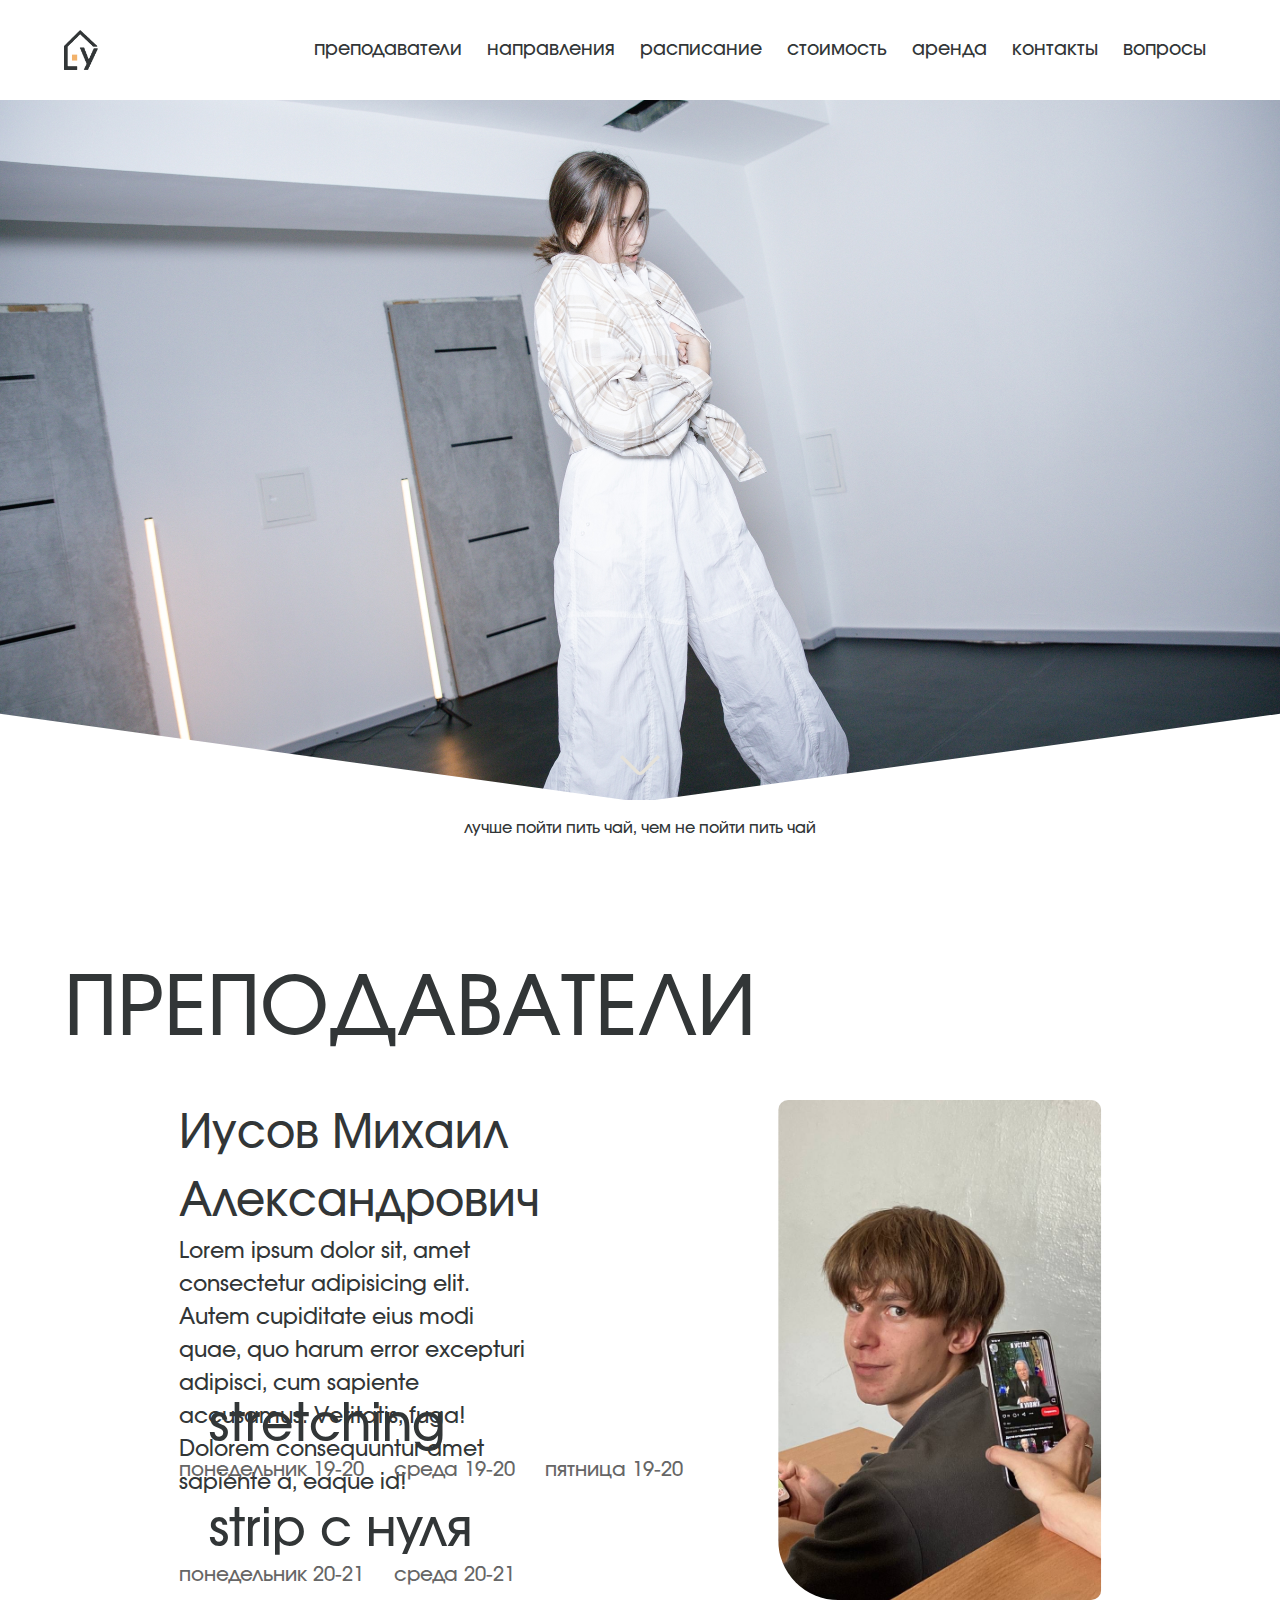
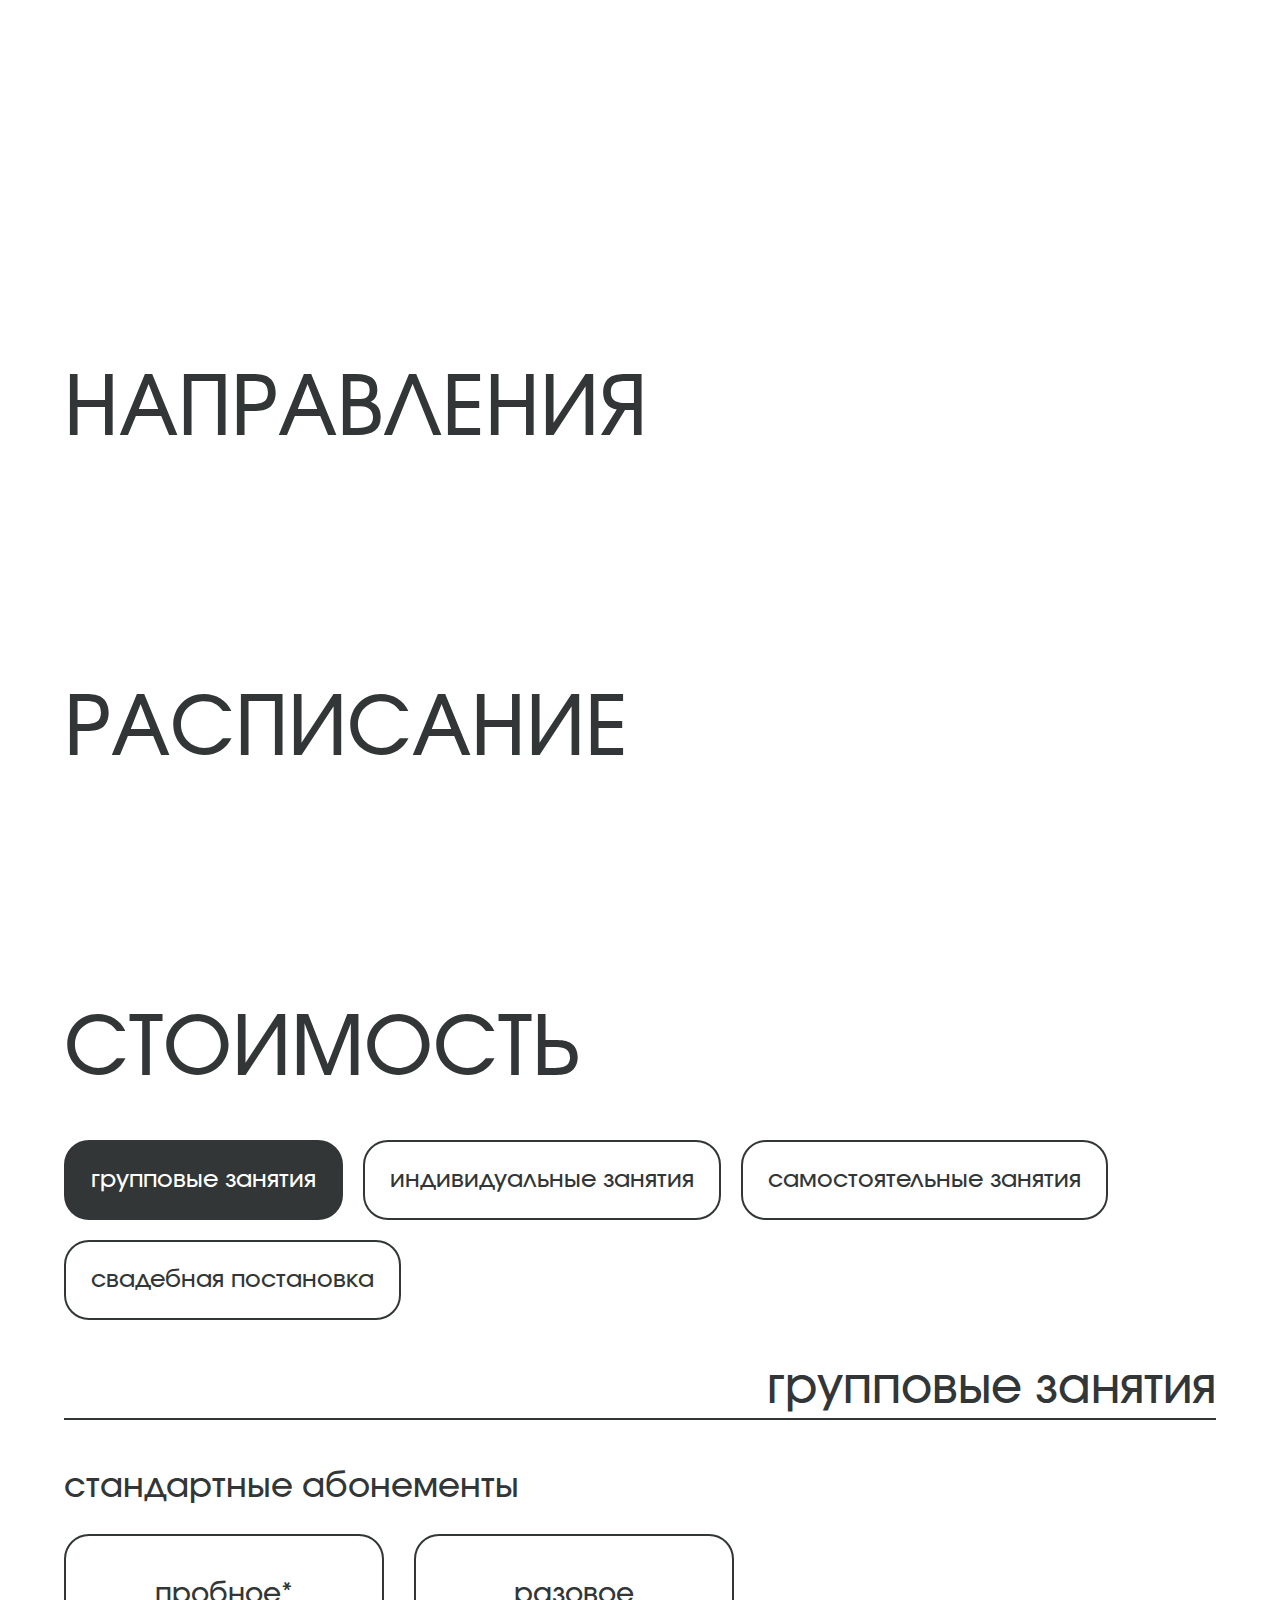
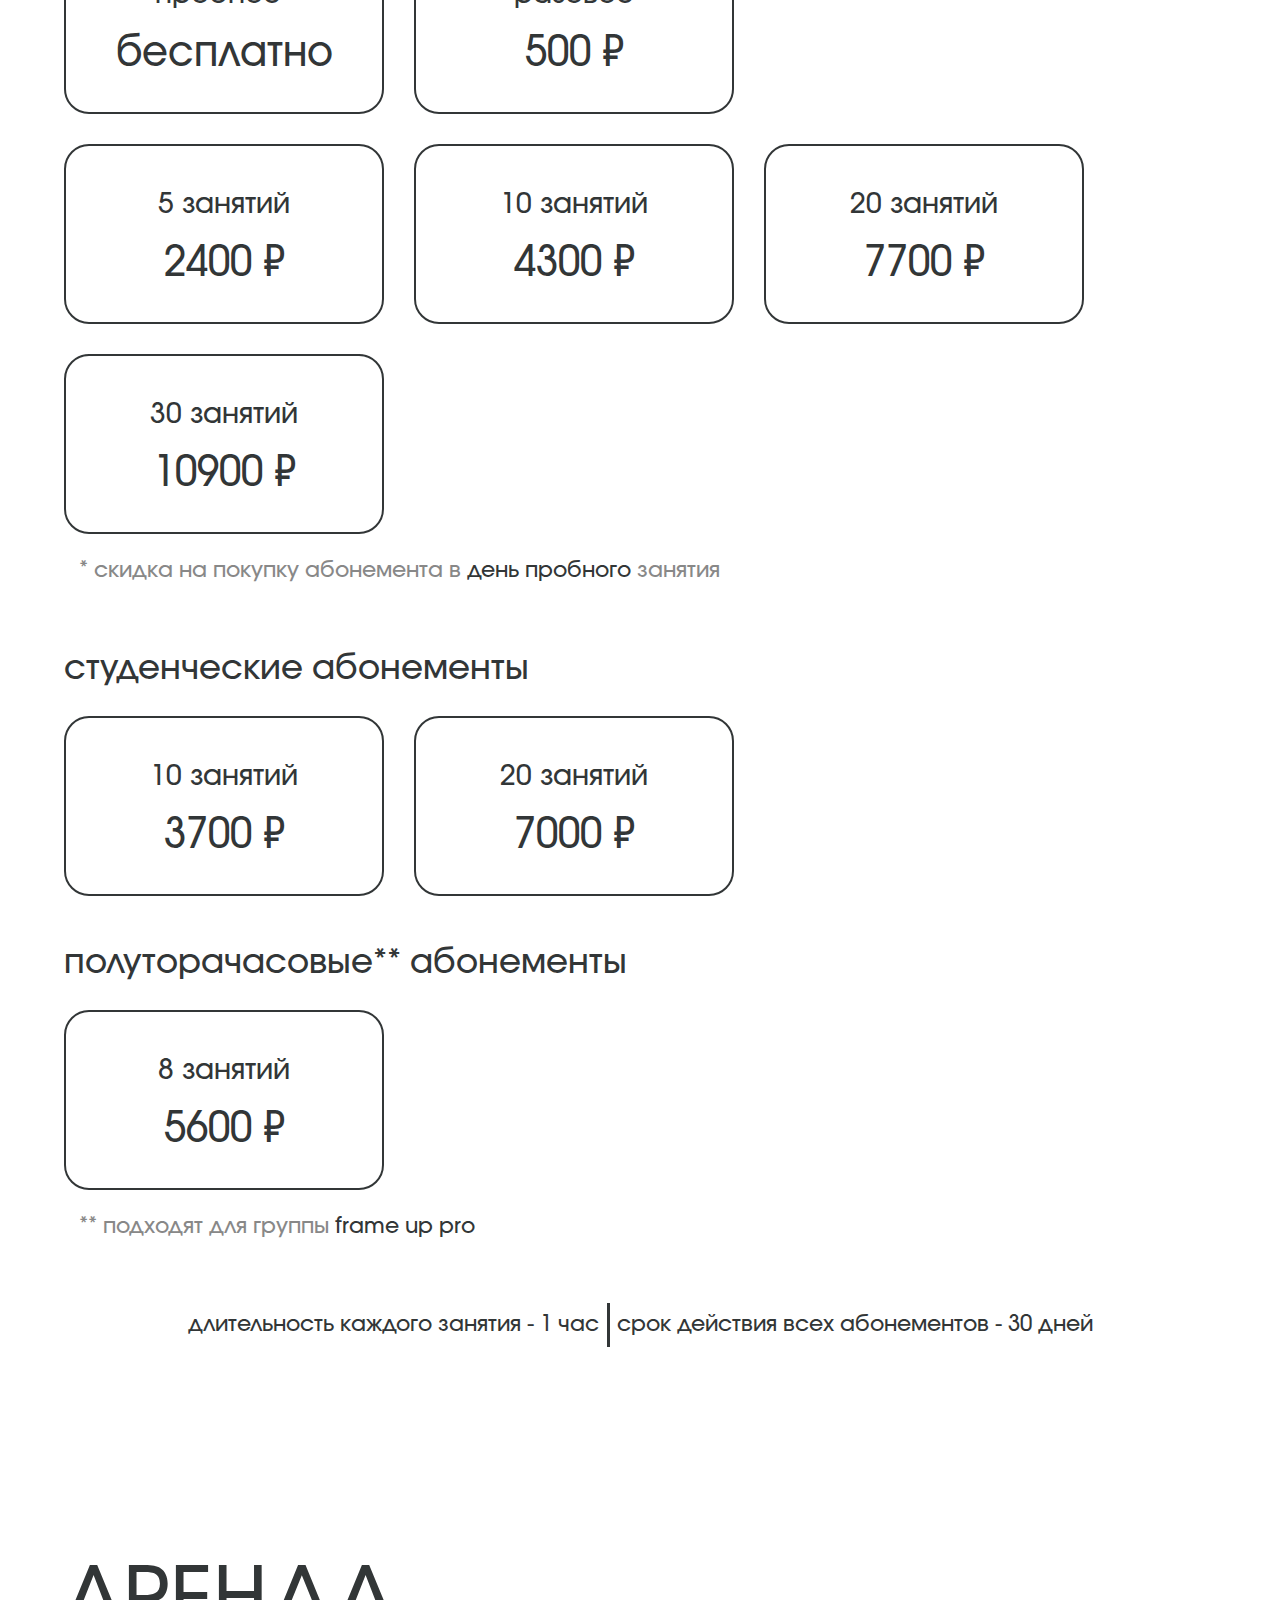
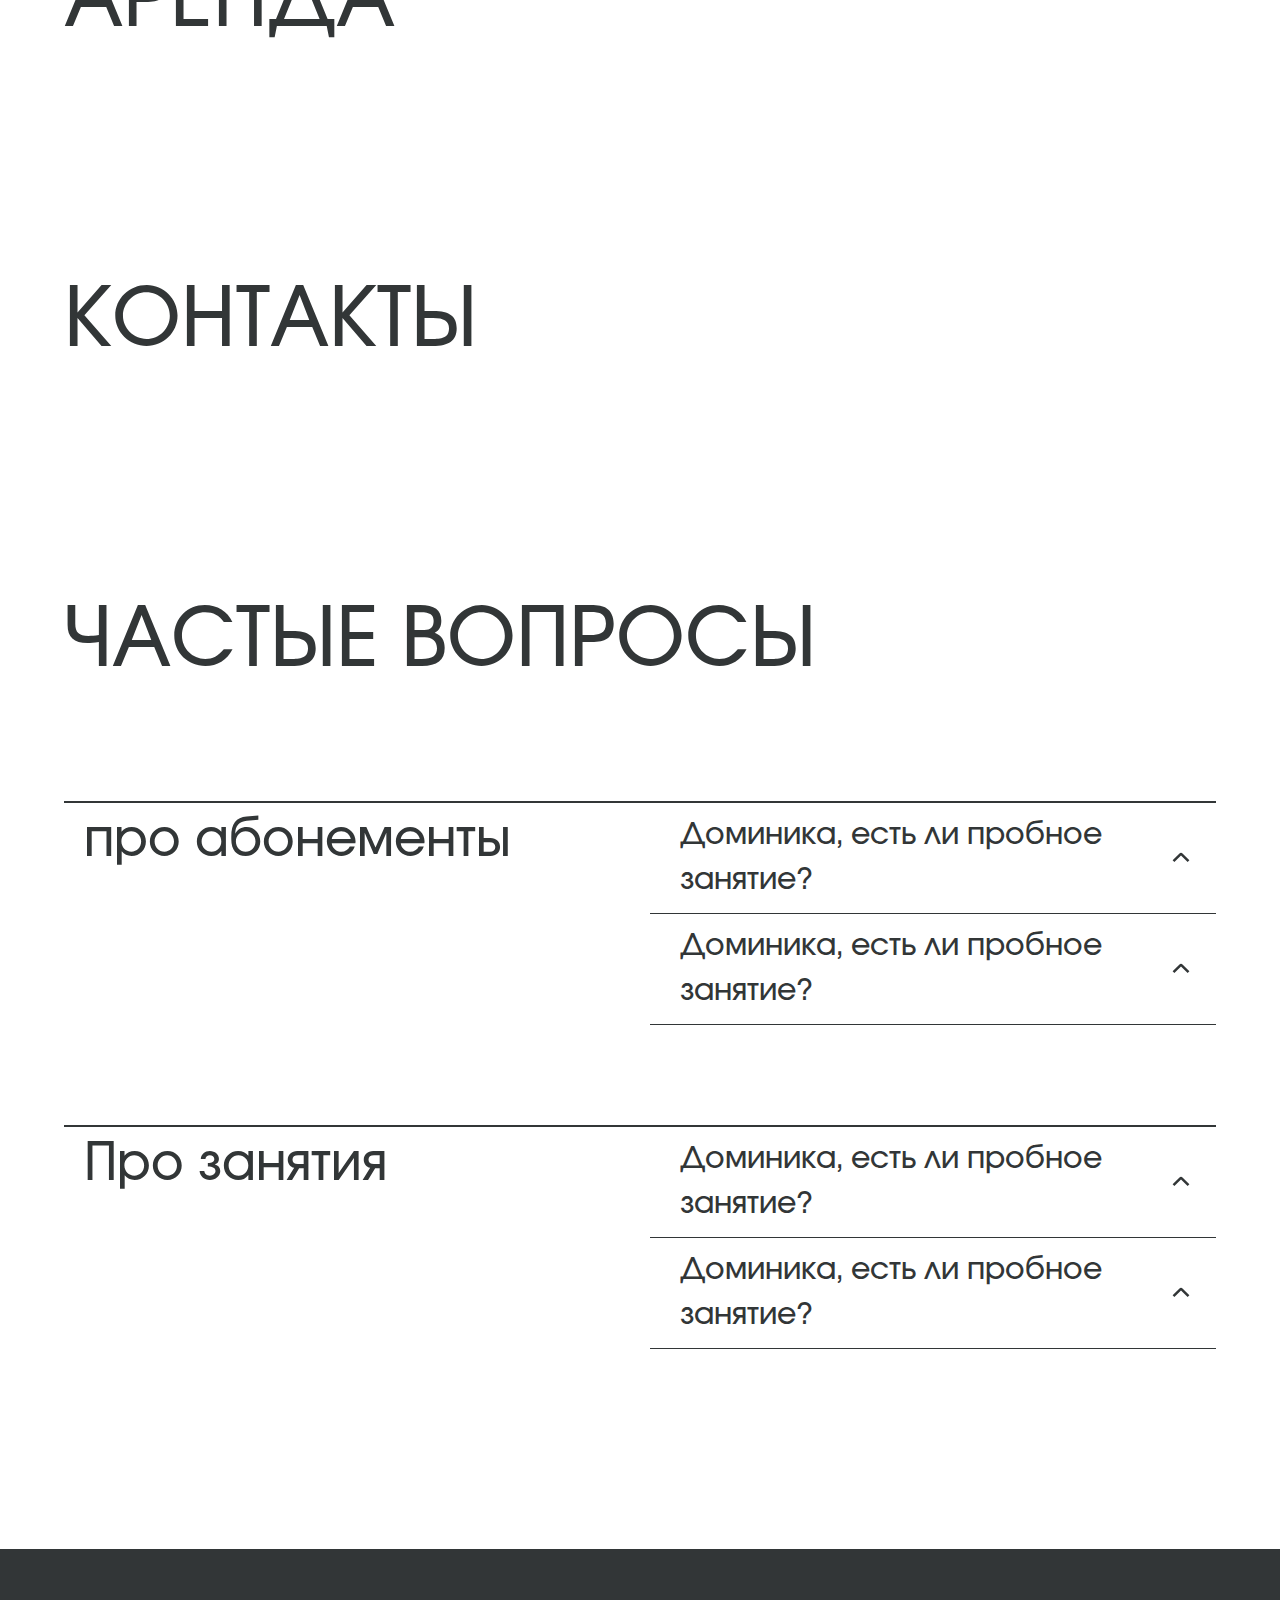
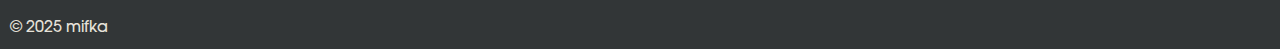
<file: index.html>
<!DOCTYPE html>
<html lang="en">

<head>
    <meta charset="UTF-8">
    <meta name="viewport" content="width=device-width, initial-scale=1.0">
    <title>Document</title>
    <link rel="stylesheet" href="reset.css">
    <link rel="stylesheet" href="index-css.css">
</head>

<body>
    <header>
        <div class="headerBox">
            <a href="#gallery" draggable="false" class="logo">
                <img class=" logoBig" src="style/logo/Лого_темный.png" alt="">
                <img class=" logoSmall" src="style/logo/Лого_домик_темный.png" alt="">
            </a>

            <div class="menu">
                <a href="#teachers" draggable="false"> преподаватели
                    <!-- <div class="dot"></div> -->
                </a>
                <a href="#directions" draggable="false"> направления
                </a>
                <a href="#timetable" draggable="false">расписание
                </a>
                <a href="#price" draggable="false">стоимость
                </a>
                <a href="#rent" draggable="false">аренда
                </a>
                <a href="#contacts" draggable="false">контакты
                </a>
                <a href="#questions " draggable="false">вопросы
                </a>
            </div>

            <div class="burger">
                <svg viewBox="0 0 32 32">
                    <path class="line line-top-bottom"
                        d="M27 10 13 10C10.8 10 9 8.2 9 6 9 3.5 10.8 2 13 2 15.2 2 17 3.8 17 6L17 26C17 28.2 18.8 30 21 30 23.2 30 25 28.2 25 26 25 23.8 23.2 22 21 22L7 22">
                    </path>
                    <path class="line" d="M7 16 27 16"></path>
                </svg>
            </div>
        </div>
        <div class="menuBurger">
            <a href="#teachers" draggable="false">
                преподаватели
                <svg viewBox="0 0 24 24">
                    <g>
                        <path
                            d="M10.811,18.707,9.4,17.293,14.689,12,9.4,6.707l1.415-1.414L16.1,10.586a2,2,0,0,1,0,2.828Z" />
                    </g>
                </svg>
            </a>
            <a href="#directions" draggable="false">направления
                <svg viewBox="0 0 24 24">
                    <g>
                        <path
                            d="M10.811,18.707,9.4,17.293,14.689,12,9.4,6.707l1.415-1.414L16.1,10.586a2,2,0,0,1,0,2.828Z" />
                    </g>
                </svg>
            </a>
            <a href="#timetable" draggable="false">расписание
                <svg viewBox="0 0 24 24">
                    <g>
                        <path
                            d="M10.811,18.707,9.4,17.293,14.689,12,9.4,6.707l1.415-1.414L16.1,10.586a2,2,0,0,1,0,2.828Z" />
                    </g>
                </svg>
            </a>
            <a href="#price" draggable="false">стоимость
                <svg viewBox="0 0 24 24">
                    <g>
                        <path
                            d="M10.811,18.707,9.4,17.293,14.689,12,9.4,6.707l1.415-1.414L16.1,10.586a2,2,0,0,1,0,2.828Z" />
                    </g>
                </svg>
            </a>
            <a href="#rent" draggable="false">аренда
                <svg viewBox="0 0 24 24">
                    <g>
                        <path
                            d="M10.811,18.707,9.4,17.293,14.689,12,9.4,6.707l1.415-1.414L16.1,10.586a2,2,0,0,1,0,2.828Z" />
                    </g>
                </svg>
            </a>
            <a href="#contacts" draggable="false">контакты
                <svg viewBox="0 0 24 24">
                    <g>
                        <path
                            d="M10.811,18.707,9.4,17.293,14.689,12,9.4,6.707l1.415-1.414L16.1,10.586a2,2,0,0,1,0,2.828Z" />
                    </g>
                </svg>
            </a>

            <a href="#questions" draggable="false">вопросы
                <svg viewBox="0 0 24 24">
                    <g>
                        <path
                            d="M10.811,18.707,9.4,17.293,14.689,12,9.4,6.707l1.415-1.414L16.1,10.586a2,2,0,0,1,0,2.828Z" />
                    </g>
                </svg>
            </a>
        </div>

    </header>

    <main>

        <div class="grid">
            <div id="gallery">
                <!-- <div class="label">
                    <h1>Укрытие</h1>
                    <p>Lorem ipsum dolor sit amet consectetur adipisicing elit. Quam tempora esse nulla voluptatem vero </p>
                </div> -->

                <div class="galleryBox">
                    <img src="style/gallery/a6.jpg" alt="">
                    <img src="style/gallery/a4.jpg" alt="">
                    <img src="style/gallery/a7.jpg" alt="">
                    <img src="style/gallery/a8.jpg" alt="">
                    <img src="style/gallery/a5.jpg" alt="">

                </div>

                <a href="#teachers" draggable="false">
                    <svg viewBox="0 0 24 24">
                        <g>
                            <path
                                d="M22.586,5.929l-9.879,9.879a1.021,1.021,0,0,1-1.414,0L1.42,5.934.006,7.348l9.873,9.874a3.075,3.075,0,0,0,4.243,0L24,7.343Z" />
                        </g>
                    </svg>
                </a>




                <div class="triangler"></div>
                <div class="trianglel"></div>
                <!-- <div class="gagalleryBoxFilter"></div> -->

                <div class="bottomText">лучше пойти пить чай, чем не пойти пить чай</div>
            </div>


            <div class="mainParts" id="teachers">
                <div class="label">
                    <!-- преподаватели -->
                    ПРЕПОДАВАТЕЛИ
                </div>

                <div class="teacherOne">
                    <img src="style/teachers/a1.JPG" alt="">

                    <div class="about">
                        <div class="text">
                            <h1>Иусов Михаил Александрович</h1>
                            <p>
                                Lorem ipsum dolor sit, amet consectetur adipisicing elit. Autem cupiditate eius modi
                                quae,
                                quo harum error excepturi adipisci, cum sapiente accusamus. Veritatis, fuga! Dolorem
                                consequuntur amet sapiente a, eaque id!
                            </p>
                        </div>

                        <div class="directionOne">
                            <h1>stretching</h1>
                            <div class="timing">
                                <div class="part">понедельник 19-20</div>
                                <div class="part">среда 19-20</div>
                                <div class="part">пятница 19-20</div>
                            </div>

                        </div>

                        <div class="directionTwo">
                            <h1>strip с нуля</h1>
                            <div class="timing">
                                <div class="part">понедельник 20-21</div>
                                <div class="part">среда 20-21</div>
                            </div>
                        </div>
                    </div>
                </div>

            </div>


            <div class="mainParts" id="directions">
                <div class="label">НАПРАВЛЕНИЯ</div>
            </div>
            <div class="mainParts" id="timetable">
                <div class="label">РАСПИСАНИЕ</div>
            </div>




            <div class="mainParts" id="price">
                <div class="label">
                    <!-- cтоимость -->
                    СТОИМОСТЬ
                </div>

                <div class="nav">
                    <div class="part part1 open">
                        <svg viewBox="0 0 24 24">
                            <g>
                                <path
                                    d="M12,15.5a1.993,1.993,0,0,1-1.414-.585L5.293,9.621,6.707,8.207,12,13.5l5.293-5.293,1.414,1.414-5.293,5.293A1.993,1.993,0,0,1,12,15.5Z" />
                            </g>
                        </svg>
                        групповые занятия
                    </div>
                    <div class="part part2"><svg viewBox="0 0 24 24">
                            <g>
                                <path
                                    d="M12,15.5a1.993,1.993,0,0,1-1.414-.585L5.293,9.621,6.707,8.207,12,13.5l5.293-5.293,1.414,1.414-5.293,5.293A1.993,1.993,0,0,1,12,15.5Z" />
                            </g>
                        </svg>
                        индивидуальные занятия</div>

                    <div class="part part3">
                        <svg viewBox="0 0 24 24">
                            <g>
                                <path
                                    d="M12,15.5a1.993,1.993,0,0,1-1.414-.585L5.293,9.621,6.707,8.207,12,13.5l5.293-5.293,1.414,1.414-5.293,5.293A1.993,1.993,0,0,1,12,15.5Z" />
                            </g>
                        </svg>
                        самостоятельные занятия
                    </div>

                    <div class="part part4">
                        <svg viewBox="0 0 24 24">
                            <g>
                                <path
                                    d="M12,15.5a1.993,1.993,0,0,1-1.414-.585L5.293,9.621,6.707,8.207,12,13.5l5.293-5.293,1.414,1.414-5.293,5.293A1.993,1.993,0,0,1,12,15.5Z" />
                            </g>
                        </svg>
                        свадебная постановка
                    </div>


                </div>

                <!-- <div class="additionally">
                    <svg viewBox="0 0 24 24" width="24" height="24">
                        <path
                            d="M23.836,8.794a3.179,3.179,0,0,0-3.067-2.226H16.4L15.073,2.432a3.227,3.227,0,0,0-6.146,0L7.6,6.568H3.231a3.227,3.227,0,0,0-1.9,5.832L4.887,15,3.535,19.187A3.178,3.178,0,0,0,4.719,22.8a3.177,3.177,0,0,0,3.8-.019L12,20.219l3.482,2.559a3.227,3.227,0,0,0,4.983-3.591L19.113,15l3.56-2.6A3.177,3.177,0,0,0,23.836,8.794Zm-2.343,1.991-4.144,3.029a1,1,0,0,0-.362,1.116L18.562,19.8a1.227,1.227,0,0,1-1.895,1.365l-4.075-3a1,1,0,0,0-1.184,0l-4.075,3a1.227,1.227,0,0,1-1.9-1.365L7.013,14.93a1,1,0,0,0-.362-1.116L2.507,10.785a1.227,1.227,0,0,1,.724-2.217h5.1a1,1,0,0,0,.952-.694l1.55-4.831a1.227,1.227,0,0,1,2.336,0l1.55,4.831a1,1,0,0,0,.952.694h5.1a1.227,1.227,0,0,1,.724,2.217Z" />
                    </svg>
                    <svg  viewBox="0 0 24 24" width="24" height="24">
                        <path
                            d="M12,0A12,12,0,1,0,24,12,12.013,12.013,0,0,0,12,0Zm0,22A10,10,0,1,1,22,12,10.011,10.011,0,0,1,12,22Z" />
                        <path
                            d="M12.717,5.063A4,4,0,0,0,8,9a1,1,0,0,0,2,0,2,2,0,0,1,2.371-1.967,2.024,2.024,0,0,1,1.6,1.595,2,2,0,0,1-1,2.125A3.954,3.954,0,0,0,11,14.257V15a1,1,0,0,0,2,0v-.743a1.982,1.982,0,0,1,.93-1.752,4,4,0,0,0-1.213-7.442Z" />
                        <rect x="11" y="17" width="2" height="2" rx="1" />
                    </svg>

                    <p>Одно занятие длится 1 час. Срок действия абонемента - 30 дней.</p>

                </div> -->


                <div class="classes classes1 open">

                    <div class="class">
                        <div class="name">
                            групповые занятия
                            <!-- <div class="nameMain">ГРУППОВЫЕ</div> -->
                            <!-- <div class="nameMain">групповые</div> -->
                            <!-- <div class="nameDop">занятия</div> -->
                        </div>

                        <div class="head">стандартные абонементы</div>
                        <div class="line">
                            <div class="option">
                                <div class="top">пробное*</div>
                                <div class="value">бесплатно</div>
                            </div>

                            <div class="option">
                                <div class="top">разовое</div>
                                <div class="value">500 ₽</div>
                            </div>
                        </div>

                        <div class="line">
                            <div class="option">
                                <div class="top">5 занятий</div>
                                <div class="value">2400 ₽</div>
                            </div>

                            <div class="option">
                                <div class="top">10 занятий</div>
                                <div class="value">4300 ₽</div>
                            </div>

                            <div class="option">
                                <div class="top">20 занятий</div>
                                <div class="value">7700 ₽</div>
                            </div>
                            <div class="option">
                                <div class="top">30 занятий</div>
                                <div class="value">10900 ₽</div>
                            </div>
                        </div>
                        <div class="bottomText">* скидка на покупку абонемента в&nbsp;<p>день пробного</p>&nbsp;занятия
                        </div>


                        <div class="head">студенческие абонементы</div>
                        <div class="line">
                            <div class="option">
                                <div class="top">10 занятий</div>
                                <div class="value">3700 ₽</div>
                            </div>

                            <div class="option">
                                <div class="top">20 занятий</div>
                                <div class="value">7000 ₽</div>
                            </div>
                        </div>

                        <div class="head">полуторачасовые** абонементы</div>
                        <div class="line">
                            <div class="option">
                                <div class="top">8 занятий</div>
                                <div class="value">5600 ₽</div>
                            </div>
                        </div>
                        <div class="bottomText">** подходят для группы&nbsp;<p>frame up pro</p>
                        </div>
                    </div>

                </div>

                <div class="classes classes2">

                    <div class="class">
                        <div class="name">
                            индивидуальные занятия
                            <!-- <div class="nameMain">ИНДИВИДУАЛЬНЫЕ</div>
                            <div class="nameDop">занятия</div> -->
                        </div>
                        <!-- <div class="head">стандартные</div> -->
                        <div class="dopText">
                            <p>че?</p>&nbsp;а ни че
                        </div>

                        <div class="line">

                            <div class="option">
                                <div class="top">разовое</div>
                                <div class="value">1700 ₽</div>
                            </div>
                            <div class="option">
                                <div class="top">сплит</div>
                                <div class="value">2200 ₽</div>
                            </div>
                            <div class="option">
                                <div class="top">4 занятия</div>
                                <div class="value">6400 ₽</div>
                            </div>
                            <div class="option">
                                <div class="top">6 занятий</div>
                                <div class="value">9300 ₽</div>
                            </div>
                        </div>
                    </div>


                </div>

                <div class="classes classes3">

                    <div class="class">
                        <div class="name">
                            самостоятельные занятия
                            <!-- <div class="nameMain">САМОСТОЯТЕЛЬНЫЕ</div>
                            <div class="nameDop">занятия</div> -->

                        </div>
                        <div class="dopText">только для владельцев&nbsp;<p>действующих</p>&nbsp;абонементов</div>

                        <!-- <div class="head">стандартные</div> -->


                        <div class="line">

                            <div class="option">
                                <div class="top">11:00 - 17:00</div>
                                <div class="value">300 ₽/час</div>
                            </div>
                            <div class="option">
                                <div class="top">17:00 - 22:00</div>
                                <div class="value">450 ₽/час</div>
                            </div>
                        </div>
                    </div>


                </div>

                <div class="classes classes4">

                    <div class="class">
                        <div class="name"> свадебная постановка
                            <!-- <div class="nameMain">СВАДЕБНАЯ</div>
                            <div class="nameDop">постановка</div> -->
                        </div>

                        <!-- <div class="head">стандартные</div> -->

                        <div class="dopText">среднее количество занятий на одну постановку&nbsp;<p>- от 4 до 8</p>
                        </div>

                        <div class="line">

                            <div class="option">
                                <div class="top">пробное</div>
                                <div class="value">1900 ₽</div>
                            </div>

                            <div class="option">
                                <div class="top">разовое</div>
                                <div class="value">2100 ₽</div>
                            </div>
                        </div>

                    </div>


                </div>

                <div class="aboutParts">
                    длительность каждого занятия - 1 час <span></span>&nbsp; срок действия всех абонементов - 30 дней
                </div>
            </div>

            <div class="mainParts" id="rent">
                <div class="label">АРЕНДА</div>
            </div>

            <div class="mainParts" id="contacts">
                <div class="label">КОНТАКТЫ</div>
            </div>




            <div class="mainParts" id="questions">
                <div class="label">
                    <!-- частые вопросы -->
                    ЧАСТЫЕ ВОПРОСЫ
                </div>

                <div class="part subscription">
                    <div class="name">
                        про абонементы
                    </div>

                    <div class="boxQuestions">
                        <div class="partQuestions">
                            <div class="problem">Доминика, есть ли пробное занятие?
                                <svg viewBox="0 0 24 24">
                                    <g>
                                        <path
                                            d="M17.293,15.207,12,9.914,6.707,15.207,5.293,13.793,10.586,8.5a2,2,0,0,1,2.828,0l5.293,5.293Z" />
                                    </g>
                                </svg>
                            </div>
                            <div class="answer">А хуй его знает, я же не Доминика.</div>

                        </div>
                        <div class="partQuestions">
                            <div class="problem">Доминика, есть ли пробное занятие?
                                <svg viewBox="0 0 24 24">
                                    <g>
                                        <path
                                            d="M17.293,15.207,12,9.914,6.707,15.207,5.293,13.793,10.586,8.5a2,2,0,0,1,2.828,0l5.293,5.293Z" />
                                    </g>
                                </svg>
                            </div>
                            <div class="answer">А хуй его знает, я же не Доминика.</div>
                        </div>
                    </div>
                </div>

                <div class="part exercise">
                    <div class="name">
                        Про занятия
                    </div>

                    <div class="boxQuestions">
                        <div class="partQuestions">
                            <div class="problem">Доминика, есть ли пробное занятие?
                                <svg viewBox="0 0 24 24">
                                    <g>
                                        <path
                                            d="M17.293,15.207,12,9.914,6.707,15.207,5.293,13.793,10.586,8.5a2,2,0,0,1,2.828,0l5.293,5.293Z" />
                                    </g>
                                </svg>
                            </div>
                            <div class="answer">А хуй его знает, я же не Доминика.</div>
                        </div>
                        <div class="partQuestions">
                            <div class="problem">Доминика, есть ли пробное занятие?
                                <svg viewBox="0 0 24 24">
                                    <g>
                                        <path
                                            d="M17.293,15.207,12,9.914,6.707,15.207,5.293,13.793,10.586,8.5a2,2,0,0,1,2.828,0l5.293,5.293Z" />
                                    </g>
                                </svg>
                            </div>
                            <div class="answer">А хуй его знает, я же не Доминика. А хуй его знает, я же не Доминика.А
                                хуй его знает, я же не Доминика.А хуй его знает, я же не Доминика.А хуй его знает, я же
                                не Доминика.А хуй его знает, я же не Доминика.</div>
                        </div>
                    </div>

                </div>

            </div>


            <footer>
                <p class="copyright">© 2025 mifka</p>
            </footer>
        </div>


        <div id="preloader">
            <img class="logoSmall" src="style/logo/Лого_домик_темный.png" alt="">
            <div class="text">загрузка...</div>
        </div>


    </main>
    <script src="index-js.js"></script>

</body>

</html>
</file>
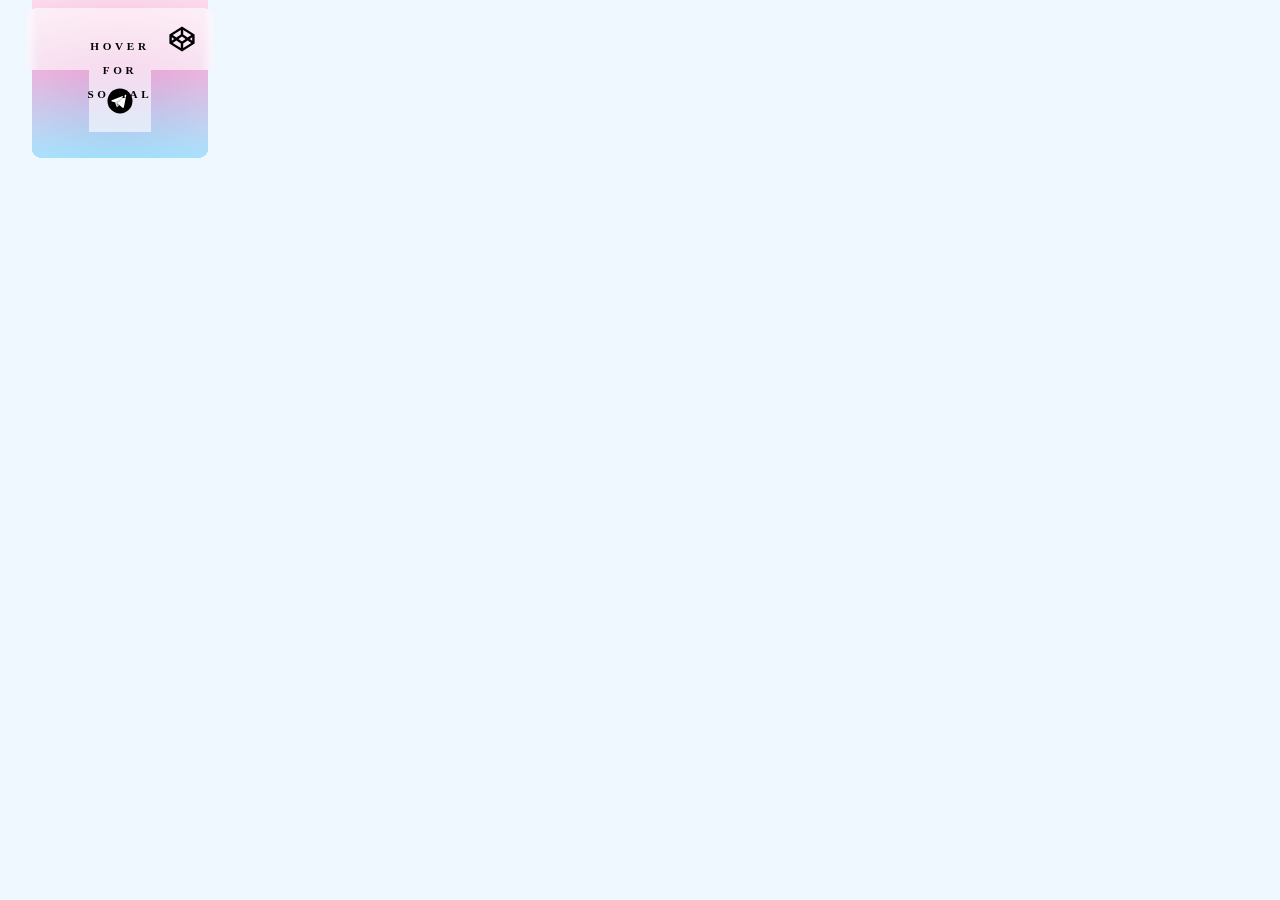
<file: q.html>
<!DOCTYPE html>
<html lang="en">

<head>
    <meta charset="UTF-8">
    <meta name="viewport" content="width=device-width, initial-scale=1.0">
    <title>Document</title>
    <style>
        body{
            background-color: aliceblue;
        }
        .main_back {
            position: absolute;
            border-radius: 10px;
            transform: rotate(90deg);
            width: 11em;
            height: 11em;
            background: linear-gradient(270deg, #03a9f4, #cc39a4, #ffb5d2);
            z-index: -2;
            box-shadow: inset 0px 0px 180px 5px #ffffff;
        }

        .main {
            display: flex;
            flex-wrap: wrap;
            width: 14em;
            align-items: center;
            justify-content: center;
            z-index: -1;
        }

        .card {
            display: flex;
            align-items: center;
            justify-content: center;
            width: 60px;
            height: 60px;
            border-top-left-radius: 10px;
            background: lightgrey;
            transition: 0.4s ease-in-out, 0.2s background-color ease-in-out,
                0.2s background-image ease-in-out;
            background: rgba(255, 255, 255, 0.596);
            backdrop-filter: blur(5px);
            border: 1px solid transparent;
            -webkit-backdrop-filter: blur(5px);
        }

        .card .instagram {
            opacity: 0;
            transition: 0.2s ease-in-out;
            fill: #cc39a4;
        }

        .card:nth-child(2) {
            border-radius: 0px;
        }

        .card:nth-child(2) .twitter {
            opacity: 0;
            transition: 0.2s ease-in-out;
            fill: #03a9f4;
        }

        .card:nth-child(3) {
            border-top-right-radius: 10px;
            border-top-left-radius: 0px;
        }

        .card:nth-child(3) .dribble {
            opacity: 0;
            transition: 0.2s ease-in-out;
            fill: #ffb5d2;
        }

        .card:nth-child(4) {
            border-radius: 0px;
        }

        .card:nth-child(4) .codepen {
            opacity: 0;
            transition: 0.2s ease-in-out;
            fill: black;
        }

        .card:nth-child(5) {
            border-radius: 0px;
        }

        .card:nth-child(5) .uiverse {
            position: absolute;
            margin-left: 0.2em;
            margin-top: 0.2em;
            opacity: 0;
            transition: 0.2s ease-in-out;
        }

        .card:nth-child(6) {
            border-radius: 0px;
        }

        .card:nth-child(6) .discord {
            opacity: 0;
            transition: 0.2s ease-in-out;
            fill: #8c9eff;
        }

        .card:nth-child(7) {
            border-bottom-left-radius: 10px;
            border-top-left-radius: 0px;
        }

        .card:nth-child(7) .github {
            opacity: 0;
            transition: 0.2s ease-in-out;
            fill: black;
        }

        .card:nth-child(8) {
            border-radius: 0px;
        }

        .card:nth-child(8) .telegram {
            opacity: 0;
            transition: 0.2s ease-in-out;
            fill: #29b6f6;
        }

        .card:nth-child(9) {
            border-bottom-right-radius: 10px;
            border-top-left-radius: 0px;
        }

        .card:nth-child(9) .reddit {
            opacity: 0;
            transition: 0.2s ease-in-out;
        }

        .main:hover {
            width: 14em;
            cursor: pointer;
        }

        .main:hover .main_back {
            opacity: 0;
        }

        .main:hover .card {
            margin: 0.2em;
            border-radius: 10px;
            box-shadow: 0 4px 30px rgba(0, 0, 0, 0.1);
            border: 1px solid rgba(255, 255, 255, 0.3);
            background: rgba(255, 255, 255, 0.2);
        }

        .main:hover .card:nth-child(5) {
            border: transparent;
        }

        .main:hover .text {
            opacity: 0;
            z-index: -3;
        }

        .main:hover .instagram {
            opacity: 1;
        }

        .main:hover .twitter {
            opacity: 1;
        }

        .main:hover .dribble {
            opacity: 1;
        }

        .main:hover .codepen {
            opacity: 1;
        }

        .main:hover .uiverse {
            opacity: 1;
        }

        .main:hover .discord {
            opacity: 1;
        }

        .main:hover .github {
            opacity: 1;
        }

        .main:hover .telegram {
            opacity: 1;
        }

        .main:hover .reddit {
            opacity: 1;
        }

        .card:nth-child(1):hover {
            background-color: #cc39a4;
        }

        .card:nth-child(1):hover .instagram {
            fill: white;
        }

        .card:nth-child(2):hover {
            background-color: #03a9f4;
        }

        .card:nth-child(2):hover .twitter {
            fill: white;
        }

        .card:nth-child(3):hover {
            background-color: #ffb5d2;
        }

        .card:nth-child(3):hover .dribble {
            fill: white;
        }

        .card:nth-child(4):hover {
            background-color: #1e1f26;
        }

        .card:nth-child(4):hover .codepen {
            fill: white;
        }

        .card:nth-child(5):hover {
            animation: backgroundIMG 0.1s;
            animation-fill-mode: forwards;
        }

        .card:nth-child(5):hover .uiverse #paint0_linear_501_142 stop {
            stop-color: white;
        }

        .card:nth-child(5):hover .uiverse #paint1_linear_501_142 stop {
            stop-color: white;
        }

        .card:nth-child(5):hover .uiverse #paint2_linear_501_142 stop {
            stop-color: white;
        }

        @keyframes backgroundIMG {
            100% {
                background-image: linear-gradient(#bf66ff, #6248ff, #00ddeb);
            }
        }

        .card:nth-child(6):hover {
            background-color: #8c9eff;
        }

        .card:nth-child(6):hover .discord {
            fill: white;
        }

        .card:nth-child(7):hover {
            background-color: black;
        }

        .card:nth-child(7):hover .github {
            fill: white;
        }

        .card:nth-child(8):hover {
            background-color: #29b6f6;
        }

        .card:nth-child(8):hover .telegram>path:nth-of-type(1) {
            fill: white;
        }

        .card:nth-child(8):hover .telegram>path:nth-of-type(2) {
            fill: #29b6f6;
        }

        .card:nth-child(8):hover .telegram>path:nth-of-type(3) {
            fill: #29b6f6;
        }

        .card:nth-child(9):hover {
            background-color: rgb(255, 69, 0);
        }

        .card:nth-child(9) .reddit>g circle {
            fill: rgb(255, 69, 0);
        }

        .card:nth-child(9) .reddit>g path {
            fill: white;
        }

        .text {
            position: absolute;
            font-size: 0.7em;
            transition: 0.4s ease-in-out;
            color: black;
            text-align: center;
            font-weight: bold;
            letter-spacing: 0.33em;
            z-index: 3;
        }
    </style>
</head>

<body>
    <div class="main">
        <div class="card">
            <svg fill-rule="nonzero" height="30px" width="30px" viewBox="0,0,256,256"
                xmlns:xlink="http://www.w3.org/1999/xlink" xmlns="http://www.w3.org/2000/svg" class="instagram">
                <g style="mix-blend-mode: normal" text-anchor="none" font-size="none" font-weight="none"
                    font-family="none" stroke-dashoffset="0" stroke-dasharray="" stroke-miterlimit="10"
                    stroke-linejoin="miter" stroke-linecap="butt" stroke-width="1" stroke="none" fill-rule="nonzero">
                    <g transform="scale(8,8)">
                        <path
                            d="M11.46875,5c-3.55078,0 -6.46875,2.91406 -6.46875,6.46875v9.0625c0,3.55078 2.91406,6.46875 6.46875,6.46875h9.0625c3.55078,0 6.46875,-2.91406 6.46875,-6.46875v-9.0625c0,-3.55078 -2.91406,-6.46875 -6.46875,-6.46875zM11.46875,7h9.0625c2.47266,0 4.46875,1.99609 4.46875,4.46875v9.0625c0,2.47266 -1.99609,4.46875 -4.46875,4.46875h-9.0625c-2.47266,0 -4.46875,-1.99609 -4.46875,-4.46875v-9.0625c0,-2.47266 1.99609,-4.46875 4.46875,-4.46875zM21.90625,9.1875c-0.50391,0 -0.90625,0.40234 -0.90625,0.90625c0,0.50391 0.40234,0.90625 0.90625,0.90625c0.50391,0 0.90625,-0.40234 0.90625,-0.90625c0,-0.50391 -0.40234,-0.90625 -0.90625,-0.90625zM16,10c-3.30078,0 -6,2.69922 -6,6c0,3.30078 2.69922,6 6,6c3.30078,0 6,-2.69922 6,-6c0,-3.30078 -2.69922,-6 -6,-6zM16,12c2.22266,0 4,1.77734 4,4c0,2.22266 -1.77734,4 -4,4c-2.22266,0 -4,-1.77734 -4,-4c0,-2.22266 1.77734,-4 4,-4z">
                        </path>
                    </g>
                </g>
            </svg>
        </div>
        <div class="card">
            <svg height="30px" width="30px" viewBox="0 0 48 48" xmlns="http://www.w3.org/2000/svg" class="twitter">
                <path
                    d="M42,12.429c-1.323,0.586-2.746,0.977-4.247,1.162c1.526-0.906,2.7-2.351,3.251-4.058c-1.428,0.837-3.01,1.452-4.693,1.776C34.967,9.884,33.05,9,30.926,9c-4.08,0-7.387,3.278-7.387,7.32c0,0.572,0.067,1.129,0.193,1.67c-6.138-0.308-11.582-3.226-15.224-7.654c-0.64,1.082-1,2.349-1,3.686c0,2.541,1.301,4.778,3.285,6.096c-1.211-0.037-2.351-0.374-3.349-0.914c0,0.022,0,0.055,0,0.086c0,3.551,2.547,6.508,5.923,7.181c-0.617,0.169-1.269,0.263-1.941,0.263c-0.477,0-0.942-0.054-1.392-0.135c0.94,2.902,3.667,5.023,6.898,5.086c-2.528,1.96-5.712,3.134-9.174,3.134c-0.598,0-1.183-0.034-1.761-0.104C9.268,36.786,13.152,38,17.321,38c13.585,0,21.017-11.156,21.017-20.834c0-0.317-0.01-0.633-0.025-0.945C39.763,15.197,41.013,13.905,42,12.429">
                </path>
            </svg>
        </div>
    
        <div class="card">
            <svg height="30px" width="30px" viewBox="0 0 50 50" xmlns="http://www.w3.org/2000/svg" class="codepen">
                <path
                    d="M 25 4 L 4 17.34375 L 4 32.652344 L 25 46 L 46 32.65625 L 46 17.34375 Z M 25 29.183594 L 19.066406 25.070313 L 25 21.023438 L 30.933594 25.070313 Z M 27 17.605469 L 27 9.949219 L 40.429688 18.484375 L 34.410156 22.65625 Z M 23 17.605469 L 15.589844 22.65625 L 9.570313 18.484375 L 23 9.949219 Z M 12.09375 25.042969 L 8 27.832031 L 8 22.203125 Z M 15.570313 27.453125 L 23 32.605469 L 23 40.050781 L 9.589844 31.527344 Z M 27 32.605469 L 34.429688 27.453125 L 40.410156 31.527344 L 27 40.050781 Z M 37.90625 25.042969 L 42 22.203125 L 42 27.832031 Z">
                </path>
            </svg>
        </div>
        
        <div class="card">
            <svg height="30px" width="30px" viewBox="0 0 48 48" xmlns="http://www.w3.org/2000/svg" class="telegram">
                <path d="M24 4A20 20 0 1 0 24 44A20 20 0 1 0 24 4Z"></path>
                <path
                    d="M33.95,15l-3.746,19.126c0,0-0.161,0.874-1.245,0.874c-0.576,0-0.873-0.274-0.873-0.274l-8.114-6.733 l-3.97-2.001l-5.095-1.355c0,0-0.907-0.262-0.907-1.012c0-0.625,0.933-0.923,0.933-0.923l21.316-8.468 c-0.001-0.001,0.651-0.235,1.126-0.234C33.667,14,34,14.125,34,14.5C34,14.75,33.95,15,33.95,15z"
                    fill="#fff"></path>
                <path
                    d="M23,30.505l-3.426,3.374c0,0-0.149,0.115-0.348,0.12c-0.069,0.002-0.143-0.009-0.219-0.043 l0.964-5.965L23,30.505z"
                    fill="#b0bec5"></path>
                <path
                    d="M29.897,18.196c-0.169-0.22-0.481-0.26-0.701-0.093L16,26c0,0,2.106,5.892,2.427,6.912 c0.322,1.021,0.58,1.045,0.58,1.045l0.964-5.965l9.832-9.096C30.023,18.729,30.064,18.416,29.897,18.196z"
                    fill="#cfd8dc"></path>
            </svg>
        </div>
    
        <p class="text">HOVER<br /><br />FOR<br /><br />SOCIAL</p>
        <div class="main_back"></div>
    </div>


</body>

</html>
</file>
<file: index-css.css>
:root {

    --mainGrey: #e6e2d9;
    --mainOrange: #ffc965;
    --mainGreen: #b7c69f;
    --mainBlack: #323637;
}

@font-face {
    font-family: 'Involve-Medium';
    src: url('style/font/Involve-Medium.otf');
    /* font-weight: 400; */
    font-style: normal;
    font-display: swap;
}

@font-face {
    font-family: 'Involve-SemiBold';
    src: url('style/font/Involve-SemiBold.otf');
    /* font-weight: 400; */
    font-style: normal;
    font-display: swap;
}

@font-face {
    font-family: 'Gogol-Regular';
    src: url('style/font/Gogol-Regular.otf');
    /* font-weight: 400; */
    font-style: normal;
    font-display: swap;
}

/* @media (max-width: 768px) {
  body {
    font-family: 'CustomFont', system-ui, sans-serif;
  }
} */



html {
    scroll-behavior: smooth;
    scroll-padding-top: 100px;
    /* Отступ для фиксированного header */
}

body {
    /* font-family: "Montserrat", sans-serif; */
    /* font-family: 'Involve-Medium', sans-serif; */
    /* font-family: 'Involve-SemiBold', sans-serif; */
    /* font-family: 'Gogol-Regular', sans-serif; */

    font-family: 'Involve-Medium', sans-serif;
    font-optical-sizing: auto;
    font-style: normal;
    /* font-weight: 100; */


    /* background-color: var(--mainGrey); */

    /* background-color: aliceblue; */
    /* background-color: #444; */
}


header {
    position: fixed;
    display: flex;
    justify-content: center;
    top: 0;
    left: 50%;
    transform: translateX(-50%);
    /* max-width: 1470px; */
    max-width: 1922px;
    width: 100vw;
    height: 100px;

    z-index: 99;
    /* background-color: #e6e2d9; */
    /* backdrop-filter: blur(30px); */
    /* background-color: rgba(255, 255, 255, 0.8); */
    background-color: #fff;
    /* background-color: var(--mainGrey); */

}

.headerBox {
    position: absolute;
    display: flex;
    /* justify-content: center; */
    align-items: center;

    width: 90%;
    height: 100%;

    /* background-color: rgb(255, 132, 60); */
}

.headerBox .logo {
    position: absolute;
    cursor: pointer;
    left: 0px;
}

.headerBox .logoBig {
    height: 40px;
    width: auto;
    display: block;
}

.headerBox .logoSmall {
    height: 40px;
    width: auto;
    display: none;
    /* opacity: 0; */
}

.headerBox .menu {
    position: absolute;
    display: flex;
    align-items: center;

    right: 0;
    /* width: 1000px; */
    height: 100%;

    /* background-color: rgba(215, 250, 224, 0.743); */
}

.headerBox .menu a {
    transition: all 0.3s;
    position: relative;
    display: flex;
    align-items: center;
    justify-content: center;
    text-align: center;
    /* display: inline-block; */

    width: auto;
    margin-left: 20px;
    padding: 10px;
    /* flex: 1; */


    /* color: #1e1e1e; */
    /* text-transform: uppercase; */
    font-size: 21px;
    color: var(--mainBlack);
    text-decoration: none;
    /* background-color: #bf05055e; */
}

/* .headerBox .menu a:hover .dot {
    opacity: 1;
} */

/* .headerBox .menu a .dot {
    transition: all 0.3s;
    position: absolute;
    left: -7px;
    width: 8px;
    height: 8px;
    border-radius: 50%;
    background-color: var(--mainBlack);

    opacity: 0;
} */

/* .headerBox .menu a .dot.here {
    opacity: 1;
} */

.headerBox .menu a:nth-child(1) {
    margin-left: 0px;
}




.headerBox .burger {
    position: absolute;
    justify-content: center;
    align-items: center;
    display: none;
    cursor: pointer;

    right: 0;
    height: auto;
    width: auto;
}


.headerBox .burger svg {
    height: 2.6em;
    transition: transform 600ms cubic-bezier(0.4, 0, 0.2, 1);
}

.headerBox .burger .line {
    fill: none;
    stroke: var(--mainBlack);
    stroke-linecap: round;
    stroke-linejoin: round;
    stroke-width: 3;
    transition: stroke-dasharray 600ms cubic-bezier(0.4, 0, 0.2, 1),
        stroke-dashoffset 600ms cubic-bezier(0.4, 0, 0.2, 1);
}

.headerBox .burger .line-top-bottom {
    stroke-dasharray: 12 63;
}

.headerBox .burger.open svg {
    transform: rotate(-45deg);
}

.headerBox .burger.open svg .line-top-bottom {
    stroke-dasharray: 20 300;
    stroke-dashoffset: -32.42;
}

header .menuBurger {
    transition: all 0.5s;
    position: absolute;
    left: 0;
    top: 100px;
    width: 100vw;
    height: 0vh;
    background-color: #fff;
}

header .menuBurger.open {
    height: 100vh;
    padding-top: 20px;
}


header .menuBurger a {
    transition: all 0.3s;
    pointer-events: none;
    position: relative;
    display: flex;
    align-items: center;

    left: 0;
    width: auto;
    padding: 10px;
    padding-left: 50px;
    font-size: 30px;
    color: var(--mainBlack);
    text-decoration: none;
    transform: translateY(-20px);
    opacity: 0;
}

header .menuBurger a:hover {
    color: var(--mainOrange);
}

header .menuBurger.open a {
    transform: translateY(0px);
    pointer-events: all;
    opacity: 1;
}

header .menuBurger.open a:nth-child(1) {
    transition: all 0.3s, transform 0.3s 0s, opacity 0.3s 0s;
}

header .menuBurger.open a:nth-child(2) {
    transition: all 0.3s, transform 0.3s 0.1s, opacity 0.3s 0.1s;
}

header .menuBurger.open a:nth-child(3) {
    transition: all 0.3s, transform 0.3s 0.2s, opacity 0.3s 0.2s;
}

header .menuBurger.open a:nth-child(4) {
    transition: all 0.3s, transform 0.3s 0.3s, opacity 0.3s 0.3s;
}

header .menuBurger.open a:nth-child(5) {
    transition: all 0.3s, transform 0.3s 0.4s, opacity 0.3s 0.4s;
}

header .menuBurger.open a:nth-child(6) {
    transition: all 0.3s, transform 0.3s 0.5s, opacity 0.3s 0.5s;
}

header .menuBurger.open a:nth-child(7) {
    transition: all 0.3s, transform 0.3s 0.6s, opacity 0.3s 0.6s;
}


header .menuBurger a svg {
    transition: all 0.3s;
    position: absolute;
    right: 40px;
    height: 30px;
    width: 30px;
    fill: var(--mainOrange);
    opacity: 0;
}

header .menuBurger a:hover svg {
    /* color: var(--mainOrange); */
    opacity: 1;
}






.grid {
    position: absolute;
    left: 50%;
    transform: translateX(-50%);

    left: 50%;
    transform: translateX(-50%);
    max-width: 1470px;
    /* width: 100vw; */
    width: 90vw;
    /* height: 3730px; */
    /* background-color: aqua; */
}


#gallery {
    overflow: hidden;
    /* position: absolute; */
    position: relative;
    left: 50%;
    transform: translateX(-50%);
    top: 100px;

    /* left: 0; */
    /* width: 100%; */
    width: 100vw;
    max-width: 1920px;
    /* height: 650px; */
    height: 750px;
}

/* #gallery .label {
    position: absolute;
    top: 150px;
    right: 100px;
    width: 500px;
    height: 210px;

    z-index: 3;
}

#gallery .label h1 {
    position: absolute;

    top: 0;
    right: 0;
    font-size: 100px;
    font-weight: 100;
    color: var(--mainBlack);
}

#gallery .label p {
    position: absolute;
    text-align: right;

    bottom: 0;
    right: 0;
    font-size: 20px;
    font-weight: 100;
    color: var(--mainBlack);
} */



.galleryBox {
    position: absolute;
    overflow: hidden;

    top: 0;
    left: 0;
    width: 100%;
    height: 600px;
    height: 700px;
}

/* .gagalleryBoxFilter{
    position: absolute;
    top: 0;
    width: 100%;
    height: 600px;

    z-index: 3;
} */

.galleryBox img {
    position: absolute;
    object-fit: cover;
    top: -100px;
    width: 100%;
    min-height: calc(100% + 100px);
    opacity: 0;
    z-index: 1;
}

#gallery svg {
    transition: all 0.3s;
    cursor: pointer;
    position: absolute;
    bottom: 65px;
    left: 50%;
    transform: translateX(-50%);
    height: 40px;
    width: 40px;
    fill: var(--mainGrey);
    /* fill: #fff; */
    z-index: 3;
    animation: gallerySvg 2s infinite ease;
}

#gallery svg:hover {
    fill: var(--mainOrange);
}


@keyframes gallerySvg {

    100%,
    0% {
        transform: translateX(-50%) translateY(0);
    }

    50% {
        transform: translateX(-50%) translateY(7px);
    }

}


#gallery .trianglel {
    position: absolute;

    left: -1%;
    /* bottom: 50px; */
    bottom: 48px;

    width: 51%;
    height: 90px;
    background: #ffffff;
    clip-path: polygon(0 0, 0% 100%, 100% 100%);
    z-index: 3;
}

#gallery .triangler {
    position: absolute;

    right: -1%;
    /* bottom: 50px; */
    bottom: 48px;

    width: 51%;
    height: 90px;
    background: #ffffff;
    clip-path: polygon(100% 0, 0% 100%, 100% 100%);

    z-index: 3;
}

.triangle-bottom-right {
    clip-path: polygon(100% 0, 0% 100%, 100% 100%);
}

#gallery .bottomText {
    position: absolute;
    display: flex;
    justify-content: center;
    width: 100%;
    left: 0;
    bottom: 10px;

    font-size: 16px;
    color: var(--mainBlack);
}

#gallery img:nth-child(1) {
    animation: photoShow1 25s infinite linear 3.5s;
}

#gallery img:nth-child(2) {
    animation: photoShow2 25s infinite linear 3.5s;
}

#gallery img:nth-child(3) {
    animation: photoShow3 25s infinite linear 3.5s;
}

#gallery img:nth-child(4) {
    animation: photoShow4 25s infinite linear 3.5s;
}

#gallery img:nth-child(5) {
    animation: photoShow5 25s infinite linear 3.5s;
    opacity: 1;
}


@keyframes photoShow1 {
    0% {
        opacity: 0;
        z-index: 2;

    }

    5% {
        z-index: 2;

        opacity: 1;
    }

    10% {
        z-index: 2;
    }

    30% {
        z-index: 1;

        opacity: 1;
    }

    35% {
        opacity: 0;
    }

    100% {
        opacity: 0;
    }
}


@keyframes photoShow2 {
    0% {
        opacity: 0;
    }

    20% {
        opacity: 0;
    }

    25% {
        opacity: 1;
    }

    50% {
        opacity: 1;
    }

    55% {
        opacity: 0;
    }

    100% {
        opacity: 0;
    }
}


@keyframes photoShow3 {
    0% {
        opacity: 0;
    }

    40% {
        opacity: 0;
    }

    45% {
        opacity: 1;
    }

    70% {
        opacity: 1;
    }

    75% {
        opacity: 0;
    }

    100% {
        opacity: 0;
    }
}


@keyframes photoShow4 {
    0% {
        opacity: 0;
    }

    60% {
        opacity: 0;
    }

    65% {
        opacity: 1;
    }

    90% {
        opacity: 1;
    }

    95% {
        opacity: 0;
    }

    100% {
        opacity: 0;
    }
}


@keyframes photoShow5 {
    0% {
        opacity: 1;
    }

    10% {
        opacity: 1;
    }

    15% {
        opacity: 0;
    }

    80% {
        opacity: 0;

    }

    85% {
        opacity: 1;
    }

    100% {
        opacity: 1;
    }
}



.mainParts {
    position: relative;
    margin-top: 200px;
}

.mainParts .label {
    color: var(--mainBlack);
    font-size: 80px;
    margin-bottom: 30px;
}




#teachers {
    /* position: relative; */
    /* margin-top: 200px; */
    width: 100%;
    height: 800px;
}

/* #teachers .label {
    color: var(--mainBlack);
    font-size: 80px;
    margin-bottom: 30px;
} */

.teacherOne {
    position: relative;
    left: 50%;
    transform: translateX(-50%);
    top: 0px;
    width: 80%;
    height: 500px;
    /* background-color: var(--mainGrey); */
}

.teacherOne img {
    position: absolute;
    object-fit: cover;
    top: 0;
    right: 0;
    width: 35%;
    height: 100%;
    border-radius: 10px 10px 10px 60px;
    /* background-color: #323637; */
}

.teacherOne .about {
    position: absolute;
    top: 0;
    left: 0;
    width: 65%;
    height: 100%;
}

.teacherOne .about .text {
    position: absolute;
    top: 0;
    left: 0;
}

.teacherOne .about .text h1 {
    font-size: 45px;
    font-weight: 100;
    /* line-height: 1.2; */
    color: var(--mainBlack);
}

.teacherOne .about .text p {
    font-size: 22px;
    font-weight: 400;
    /* line-height: 1.2; */
    padding-right: 250px;
    color: var(--mainBlack);
}

.teacherOne .about .directionOne {
    position: absolute;
    bottom: 105px;
    left: 0;
    width: 100%;
    height: 100px;
}


.teacherOne .about .directionOne h1 {
    margin-left: 30px;
    font-size: 50px;
    font-weight: 100;
    line-height: 1.2;
    color: var(--mainBlack);
}

.teacherOne .about .directionOne .timing {
    display: flex;

}

.teacherOne .about .directionOne .timing .part {
    font-size: 20px;
    font-weight: 400;
    margin-right: 30px;
    color: #666;
}





.teacherOne .about .directionTwo {
    position: absolute;
    bottom: 0;
    left: 0;
    width: 100%;
    height: 100px;
}

.teacherOne .about .directionTwo h1 {
    margin-left: 30px;
    font-size: 50px;
    font-weight: 100;
    line-height: 1.2;
    color: var(--mainBlack);
}

.teacherOne .about .directionTwo .timing {
    display: flex;

}

.teacherOne .about .directionTwo .timing .part {
    font-size: 20px;
    font-weight: 400;
    margin-right: 30px;
    color: #666;
}







#price {
    /* position: relative; */
    /* margin-top: 200px; */
    width: 100%;
    height: auto;
}

/* #price .label {
    color: var(--mainBlack);
    font-size: 80px;
    margin-bottom: 30px;
} */


#price .aboutParts {
    position: relative;
    text-align: center;
    margin-top: 50px;

    /* color: #888; */
    color: var(--mainBlack);
    font-size: 22px;
}
#price .aboutParts span{
    position: absolute;
    width: 3px;
    height: 44px;
    top: -5px;
    margin-left: 2px;
    /* font-size: 30px; */
    background-color: var(--mainBlack);
}


#price .nav {
    position: relative;
    display: flex;
    flex-wrap: wrap;
    gap: 20px;

    /* top: 0; */
    /* left: 0; */
    width: auto;
    /* height: 70px; */
}

#price .nav .part {
    transition: all 0.3s;
    position: relative;
    cursor: pointer;
    display: flex;
    align-items: center;
    justify-content: center;
    width: auto;
    /* height: 100%; */
    height: 80px;
    /* margin-right: 20px; */
    padding-left: 25px;
    padding-right: 25px;
    border-radius: 25px;
    border: 2px solid var(--mainBlack);



    color: var(--mainBlack);
    /* font-size: 23px; */
    font-size: 24px;
}

#price .nav .part:hover {
    /* transition: all 0.3s; */
    /* color: #fff; */
    /* background-color: var(--mainBlack); */
    /* background-color: var(--mainOrange); */
}

#price .nav .part.open {
    color: #fff;
    /* padding-left: 40px; */
    /* padding-right: 40px; */
    background-color: var(--mainBlack);
}

#price .nav .part svg {
    transition: all 0.3s;
    position: absolute;
    top: -30px;
    height: 34px;
    width: 34px;
    fill: var(--mainBlack);
    opacity: 0;
}

#price .nav .part:hover svg {
    opacity: 1;
}


#price .additionally {
    position: relative;
    display: flex;
    align-items: center;
    margin-top: 60px;
    width: 100%;
    height: auto;

    font-size: 18px;
    /* color: #888; */
    color: var(--mainBlack);
}

#price .additionally svg {
    fill: var(--mainBlack);
}

#price .additionally p {
    margin-left: 18px;
}

#price .classes {
    transition: transform 0.5s;
    transform: translateY(-20px);
    /* position: relative; */
    /* display: none; */
    position: absolute;
    /* display: flex; */
    /* align-items: center; */
    /* justify-content: center; */
    /* gap: 90px; */

    margin-top: 40px;
    width: 100%;
    height: auto;

    /* padding: 50px; */
    /* border-radius: 40px; */
    /* border: 2px solid var(--mainBlack); */
    opacity: 0;
}

#price .classes.open {
    transition: transform 0.5s, opacity 0.5s;

    transform: translateY(0px);
    position: relative;
    /* display: flex; */
    opacity: 1;
}

#price .classes .class {
    position: relative;
    /* display: flex; */
    /* flex-wrap: wrap; */
    /* gap: 30px; */

    /* display: flex; */
    /* align-items: center; */
    /* justify-content: center; */
    /* flex: 1; */
    height: 100%;
    width: 100%;


    /* left: 50%;
    transform: translateX(-50%);
    max-width: 35%; */

    /* padding: 20px;
    border-radius: 40px;
    border: 2px solid var(--mainBlack); */
}

#price .classes .class .name {
    position: relative;
    display: flex;
    /* align-items: center; */
    justify-content: right;
    /* height: 60px; */
    margin-top: 20px;
    width: 100%;

    color: var(--mainBlack);
    font-size: 48px;
    line-height: 1.2;

    border-bottom: 2px solid var(--mainBlack);
}

/* #price .classes .class .name .nameMain {
    font-family: 'Involve-SemiBold', sans-serif;

    color: var(--mainBlack);
    font-size: 50px;
    line-height: 1.2;

    border-bottom:4px solid var(--mainBlack) ;
} */

/* #price .classes .class .name .nameDop {
    font-family: 'Involve-SemiBold', sans-serif;
    font-family: 'Gogol-Regular', sans-serif;
    margin-left: 16px;
    height: 100%;
    color: var(--mainBlack);
    font-size: 50px;
} */

#price .classes .class .line {
    position: relative;
    display: flex;
    flex-wrap: wrap;
    margin-top: 30px;
    gap: 30px;
    flex: 1;

    width: 100%;
    display: flex;
    /* background-color: #ffc965; */
}

#price .classes .class .head {

    position: relative;
    margin-top: 50px;
    color: var(--mainBlack);
    font-size: 34px;
    line-height: 1;
}



#price .classes .class .line .option {

    position: relative;
    padding: 5px;
    padding-top: 30px;
    padding-bottom: 30px;

    height: 180px;
    width: 320px;
    border-radius: 25px;
    border: 2px solid var(--mainBlack);
    /* background-color: var(--mainGreen); */
    /* background-color: var(--mainOrange); */
}



#price .classes .class .line .option .top {
    width: 100%;
    height: 50%;
    display: flex;
    justify-content: center;
    align-items: center;
    font-size: 28px;
    /* color: #fff; */
    color: var(--mainBlack);
}


#price .classes .class .line .option .value {
    /* font-family: 'Involve-SemiBold', sans-serif; */

    height: 50%;
    width: 100%;
    display: flex;
    justify-content: center;
    align-items: center;
    /* white-space: nowrap; */
    font-size: 40px;
    /* color: #fff; */
    color: var(--mainBlack);
}

#price .classes .dopText {
    position: relative;
    display: flex;
    justify-content: right;

    width: 100%;
    padding: 10px;
    /* bottom: -45px; */
    /* top: 70px; */
    font-size: 18px;
    color: #888;

}

#price .classes .dopText p {
    color: var(--mainBlack);
}


#price .classes .bottomText {
    position: relative;
    display: flex;
    /* justify-content: right; */

    width: 100%;
    margin-top: 5px;
    padding: 15px;
    font-size: 22px;
    color: #888;

}

#price .classes .bottomText p {
    color: var(--mainBlack);
}






#questions {
    /* position: relative; */
    /* margin-top: 200px; */
    width: 100%;
}

/* #questions .label {
    color: var(--mainBlack);
    font-size: 80px;
    margin-bottom: 30px;
} */

#questions .part {
    position: relative;
    display: flex;
    /* top: 200px; */
    margin-top: 100px;
    width: 100%;
    min-height: 160px;
    /* background-color: #e6e2d9; */
    border-top: solid 2px var(--mainBlack);

}

#questions .part .name {
    position: relative;
    margin-left: 20px;

    width: 50%;
    /* height: 100%; */
    font-size: 50px;
    font-weight: 100;
    color: var(--mainBlack);
}

#questions .part .boxQuestions {
    position: relative;
    width: 50%;
    height: 100%;
}


#questions .part .boxQuestions .partQuestions {
    transition: all 0.3s;
    overflow: hidden;
    position: relative;
    width: 100%;
    /* max-height: 80px; */
    /* height: 80px; */
    border-bottom: 1px solid var(--mainBlack);

}



#questions .part .boxQuestions .partQuestions.open {

    /* height: auto; */
    /* max-height: 200px; */
}


#questions .part .boxQuestions .partQuestions .problem {
    display: flex;
    align-items: center;
    padding: 10px;
    margin-left: 20px;
    margin-right: 60px;

    min-height: 80px;
    /* height: 80px; */
    font-size: 30px;
    font-weight: 100;
    color: var(--mainBlack);
}

#questions .part .boxQuestions .partQuestions .answer {
    position: absolute;
    margin-left: 20px;
    padding: 10px;
    padding-top: 0px;

    /* display: flex; */
    /* align-items: center; */

    min-height: 40px;
    font-size: 22px;
    font-weight: 100;
    color: var(--mainBlack);
}

#questions .part .boxQuestions .partQuestions.open .answer {
    position: relative;
}


#questions .part .boxQuestions .partQuestions .problem svg {
    transition: all 0.3s;
    position: absolute;
    right: 20px;
    height: 30px;
    width: 30px;
    fill: var(--mainBlack);
}

#questions .part .boxQuestions .partQuestions.open .problem svg {
    transform: rotate(180deg);
}

#questions .subscription {}

#questions .exercise {}









footer {
    position: relative;
    margin-top: 200px;
    left: 50%;
    transform: translateX(-50%);

    height: 100px;
    width: 100vw;
    background-color: var(--mainBlack);
}

footer .copyright {
    position: absolute;
    left: 10px;
    bottom: 10px;
    font-size: 16px;
    color: var(--mainGrey);
}








#preloader {
    position: fixed;
    top: 0;
    width: 100vw;
    height: 100vh;
    background-color: #ffffff;
    opacity: 1;
    z-index: 9999;
}

#preloader.close {
    transition: all 0.5s 0.5s;
    opacity: 0;
}

#preloader .logoSmall {
    position: absolute;

    left: 50%;
    top: 50%;
    transform: translate(-50%, -50%);
    height: 80px;
    width: auto;
    animation: loading 3s infinite ease-in-out;
}

@keyframes loading {

    100%,
    0% {
        /* transform: translateY(0); */
        transform: translate(-50%, -50%) translateY(0px);
    }

    50% {
        transform: translate(-50%, -50%) translateY(-20px);
    }
}




#preloader .text {
    position: absolute;

    left: 50%;
    bottom: 20px;
    transform: translateX(-50%);

    font-size: 20px;
    color: var(--mainBlack);

    opacity: 1;
    animation: loadingText 4s !important;
}

@keyframes loadingText {
    0% {
        opacity: 0;
    }

    75%{
        opacity: 0;
    }

    100% {
        opacity: 1;
    }
}








/* 744 1128 1440 */
@media (min-width: 1441px) {
    /* .headerBox{
        background-color: rgb(128, 5, 5);
    } */
}

@media (max-width: 1440px) {
    .headerBox {
        /* background-color: red; */
    }

    .headerBox .logoBig {
        display: none;
    }

    .headerBox .logoSmall {
        display: block;
    }

    .headerBox .menu a {
        /* color: red; */
        margin-left: 5px;
        padding: 10px;
        font-size: 19px;
    }
}

@media (max-width: 1128px) {
    .headerBox {
        /* background-color: rgb(229, 255, 0); */
    }

    /* .headerBox .menu a {
        color: yellow;
        margin-left: 0px;
        padding: 8px;
        font-size: 18px;
    } */

    .headerBox .menu {
        display: none;
    }

    .headerBox .burger {
        display: flex;
    }

    /* #gallery{
        height: 450px;
    }
    .galleryBox{
        height: 400px;
    } */

}

@media (max-width: 744px) {
    .headerBox {
        /* background-color: rgb(0, 255, 51); */
    }

    header .menuBurger a {
        font-size: 26px;
    }


}


.noScroll {
    overflow: hidden;
}
</file>
